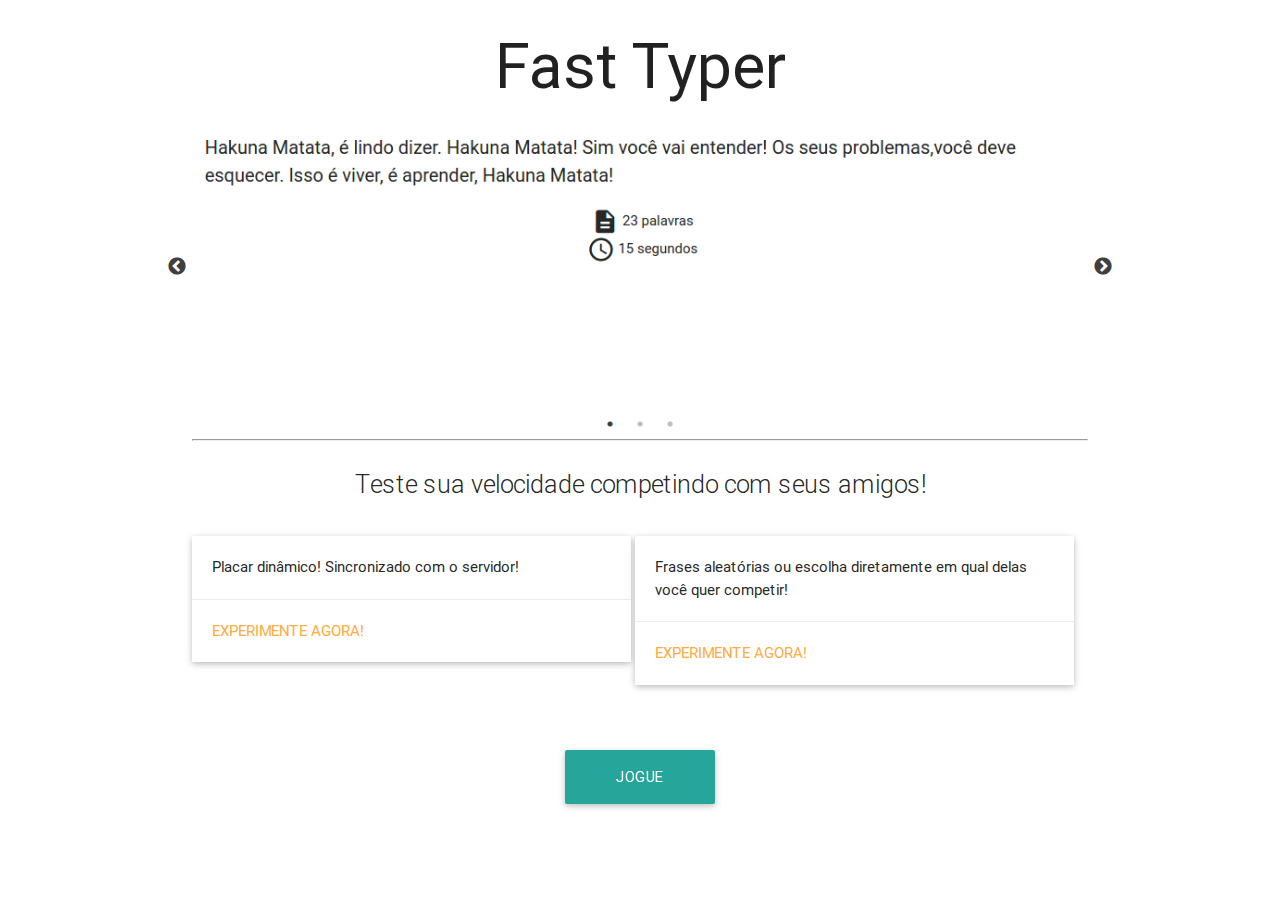
<file: public/index.html>
<html>
    <head>
        <meta charset="UTF-8">
        <title>Fast Typer</title>
        <link rel="stylesheet" href="css/libs/materialize.min.css">
        <link rel="stylesheet" href="css/libs/google-fonts.css">
        <link rel="stylesheet" type="text/css" href="slick/slick.css"/>
        <link rel="stylesheet" type="text/css" href="slick/slick-theme.css"/>
        <link rel="stylesheet" href="css/index.css">
    </head>
    <body>
        <section class="container">
            <h1 class="center titulo header">Fast Typer</h1>
            <div class="slider">
                <img src="img/slide1.png" class="imagem-jogo">
                <img src="img/slide2.png" class="imagem-jogo">
                <img src="img/slide3.png" class="imagem-jogo">
            </div>
            <hr>
            <p class="flow-text center">Teste sua velocidade competindo com seus amigos!</p>
            <div class="card">
                <div class="card-image">

                </div>
                <div class="card-content">
                    <p>Placar dinâmico! Sincronizado com o servidor!</p>
                </div>
                <div class="card-action">
                    <a href="principal.html">Experimente agora!</a>
                </div>
            </div>
            <div class="card">
                <div class="card-image">

                </div>
                <div class="card-content">
                    <p>Frases aleatórias ou escolha diretamente em qual delas você quer competir!</p>
                </div>
                <div class="card-action">
                    <a href="principal.html">Experimente agora!</a>
                </div>
            </div>

            <a class="waves-effect waves-light btn-large oragen" id="btn-jogue" href="principal.html">Jogue agora!</a>

        </section>

        <script src="js/jquery.js"></script>
        <script src="slick/slick.min.js"></script>
        <script src="js/slider.js"></script>

    </body>
</html>
</file>
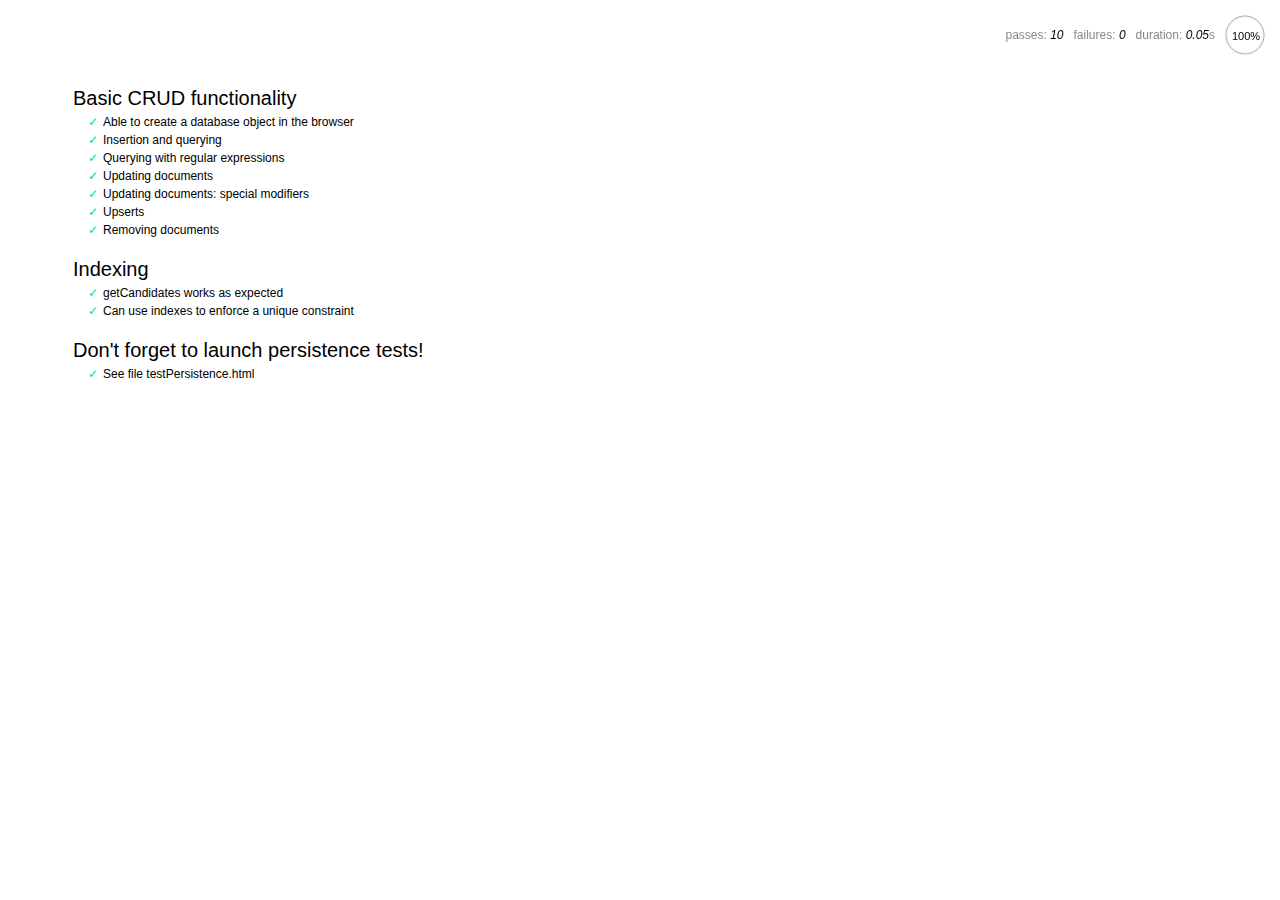
<file: servidor/node_modules/nedb/browser-version/test/index.html>
<!DOCTYPE html>
<html>
<head>
  <meta charset="utf-8">
  <title>Mocha tests for NeDB</title>
  <link rel="stylesheet" href="mocha.css">
</head>
<body>
  <div id="mocha"></div>
  <script src="jquery.min.js"></script>
  <script src="chai.js"></script>
  <script src="underscore.min.js"></script>
  <script src="mocha.js"></script>
  <script>mocha.setup('bdd')</script>
  <script src="../out/nedb.min.js"></script>
  <script src="localforage.js"></script>
  <script src="nedb-browser.js"></script>
  <script>
    mocha.checkLeaks();
    mocha.globals(['jQuery']);
    mocha.run();
  </script>
</body>
</html>
</file>
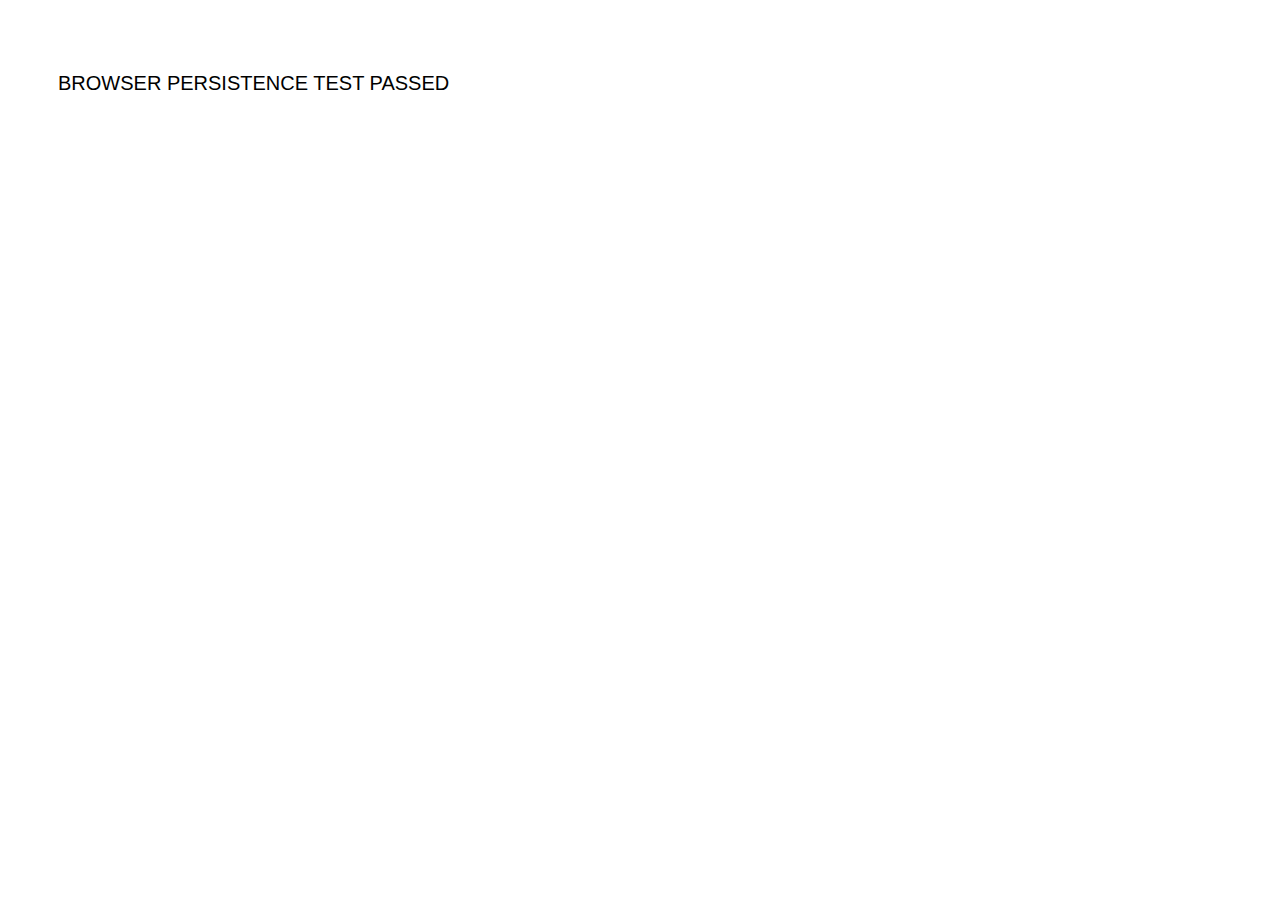
<file: servidor/node_modules/nedb/browser-version/test/testPersistence.html>
<!DOCTYPE html>
<html>
<head>
  <meta charset="utf-8">
  <title>Test NeDB persistence in the browser</title>
  <link rel="stylesheet" href="mocha.css">
</head>
<body>
  <div id="results"></div>
  <script src="../out/nedb.js"></script>
  <script src="./testPersistence.js"></script>
</body>
</html>
</file>
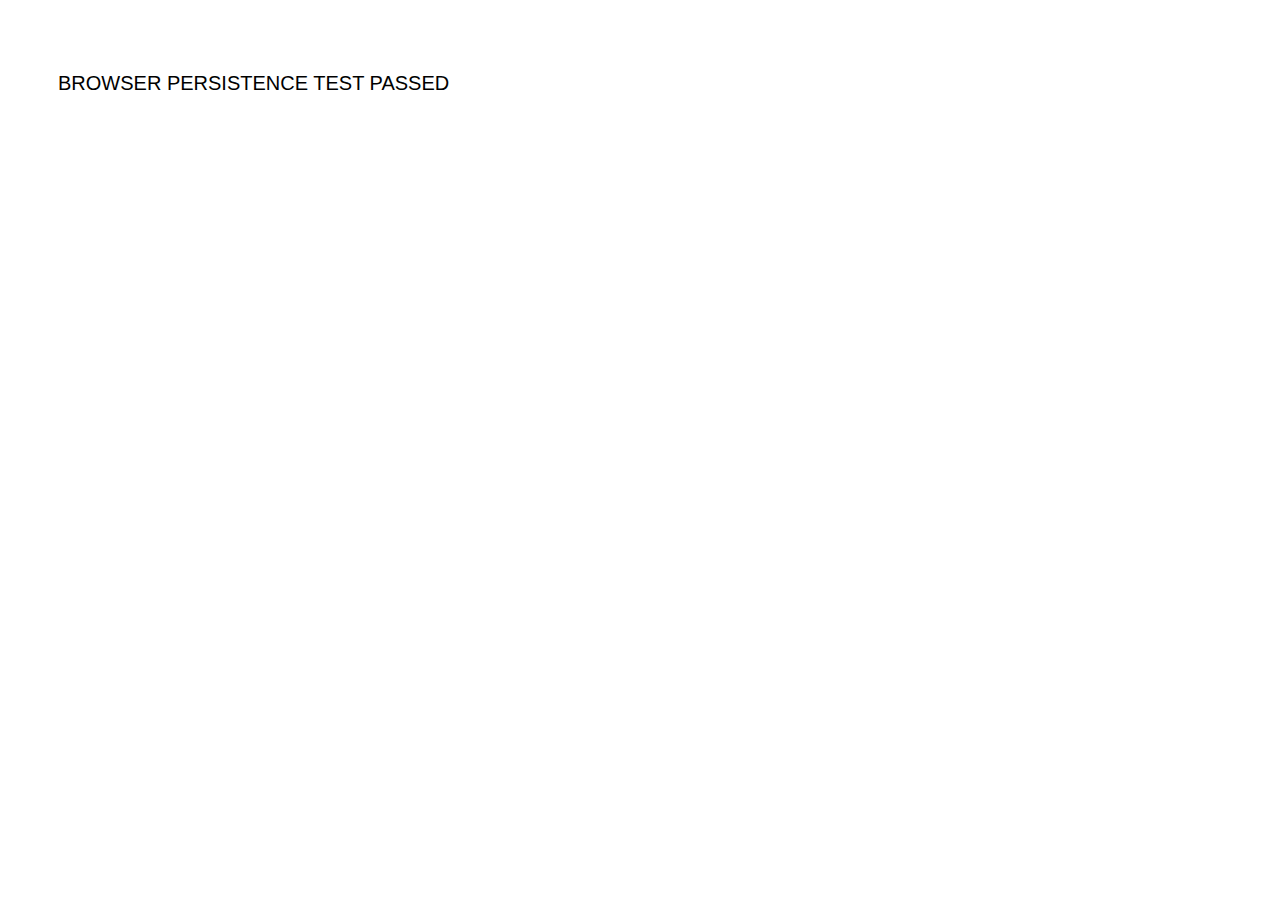
<file: servidor/node_modules/nedb/browser-version/test/testPersistence2.html>
<!DOCTYPE html>
<html>
<head>
  <meta charset="utf-8">
  <title>Test NeDB persistence in the browser - Results</title>
  <link rel="stylesheet" href="mocha.css">
</head>
<body>
  <div id="results"></div>
  <script src="jquery.min.js"></script>
  <script src="../out/nedb.js"></script>
  <script src="./testPersistence2.js"></script>
</body>
</html>
</file>
<file: public/css/libs/google-fonts.css>
/* fallback */
@font-face {
  font-family: 'Material Icons';
  font-style: normal;
  font-weight: 400;
  src: local('../../fonts/Material Icons'), local('../../fonts/MaterialIcons-Regular'), url(https://fonts.gstatic.com/s/materialicons/v17/2fcrYFNaTjcS6g4U3t-Y5ZjZjT5FdEJ140U2DJYC3mY.woff2) format('woff2');
}

.material-icons {
  font-family: 'Material Icons';
  font-weight: normal;
  font-style: normal;
  font-size: 24px;
  line-height: 1;
  letter-spacing: normal;
  text-transform: none;
  display: inline-block;
  white-space: nowrap;
  word-wrap: normal;
  direction: ltr;
  -webkit-font-feature-settings: 'liga';
  -webkit-font-smoothing: antialiased;
}
</file>
<file: public/css/index.css>
.card {
    width: 49%;
    display: inline-block;
    vertical-align: top;
}

#btn-jogue{
    width: 150px;
    display: block;
    margin: 50px auto;
}

.imagem-jogo{
    height: auto;
}

.slider{
    height: auto;
}

.slick-prev:before, .slick-next:before {
    color: black;
}
</file>
<file: servidor/node_modules/nedb/browser-version/test/mocha.css>
@charset "UTF-8";
body {
  font: 20px/1.5 "Helvetica Neue", Helvetica, Arial, sans-serif;
  padding: 60px 50px;
}

#mocha ul, #mocha li {
  margin: 0;
  padding: 0;
}

#mocha ul {
  list-style: none;
}

#mocha h1, #mocha h2 {
  margin: 0;
}

#mocha h1 {
  margin-top: 15px;
  font-size: 1em;
  font-weight: 200;
}

#mocha h1 a {
  text-decoration: none;
  color: inherit;
}

#mocha h1 a:hover {
  text-decoration: underline;
}

#mocha .suite .suite h1 {
  margin-top: 0;
  font-size: .8em;
}

#mocha h2 {
  font-size: 12px;
  font-weight: normal;
  cursor: pointer;
}

#mocha .suite {
  margin-left: 15px;
}

#mocha .test {
  margin-left: 15px;
}

#mocha .test:hover h2::after {
  position: relative;
  top: 0;
  right: -10px;
  content: '(view source)';
  font-size: 12px;
  font-family: arial;
  color: #888;
}

#mocha .test.pending:hover h2::after {
  content: '(pending)';
  font-family: arial;
}

#mocha .test.pass.medium .duration {
  background: #C09853;
}

#mocha .test.pass.slow .duration {
  background: #B94A48;
}

#mocha .test.pass::before {
  content: '✓';
  font-size: 12px;
  display: block;
  float: left;
  margin-right: 5px;
  color: #00d6b2;
}

#mocha .test.pass .duration {
  font-size: 9px;
  margin-left: 5px;
  padding: 2px 5px;
  color: white;
  -webkit-box-shadow: inset 0 1px 1px rgba(0,0,0,.2);
  -moz-box-shadow: inset 0 1px 1px rgba(0,0,0,.2);
  box-shadow: inset 0 1px 1px rgba(0,0,0,.2);
  -webkit-border-radius: 5px;
  -moz-border-radius: 5px;
  -ms-border-radius: 5px;
  -o-border-radius: 5px;
  border-radius: 5px;
}

#mocha .test.pass.fast .duration {
  display: none;
}

#mocha .test.pending {
  color: #0b97c4;
}

#mocha .test.pending::before {
  content: '◦';
  color: #0b97c4;
}

#mocha .test.fail {
  color: #c00;
}

#mocha .test.fail pre {
  color: black;
}

#mocha .test.fail::before {
  content: '✖';
  font-size: 12px;
  display: block;
  float: left;
  margin-right: 5px;
  color: #c00;
}

#mocha .test pre.error {
  color: #c00;
}

#mocha .test pre {
  display: inline-block;
  font: 12px/1.5 monaco, monospace;
  margin: 5px;
  padding: 15px;
  border: 1px solid #eee;
  border-bottom-color: #ddd;
  -webkit-border-radius: 3px;
  -webkit-box-shadow: 0 1px 3px #eee;
}

#report.pass .test.fail {
  display: none;
}

#report.fail .test.pass {
  display: none;
}

#error {
  color: #c00;
  font-size: 1.5  em;
  font-weight: 100;
  letter-spacing: 1px;
}

#stats {
  position: fixed;
  top: 15px;
  right: 10px;
  font-size: 12px;
  margin: 0;
  color: #888;
}

#stats .progress {
  float: right;
  padding-top: 0;
}

#stats em {
  color: black;
}

#stats a {
  text-decoration: none;
  color: inherit;
}

#stats a:hover {
  border-bottom: 1px solid #eee;
}

#stats li {
  display: inline-block;
  margin: 0 5px;
  list-style: none;
  padding-top: 11px;
}

code .comment { color: #ddd }
code .init { color: #2F6FAD }
code .string { color: #5890AD }
code .keyword { color: #8A6343 }
code .number { color: #2F6FAD }
</file>
